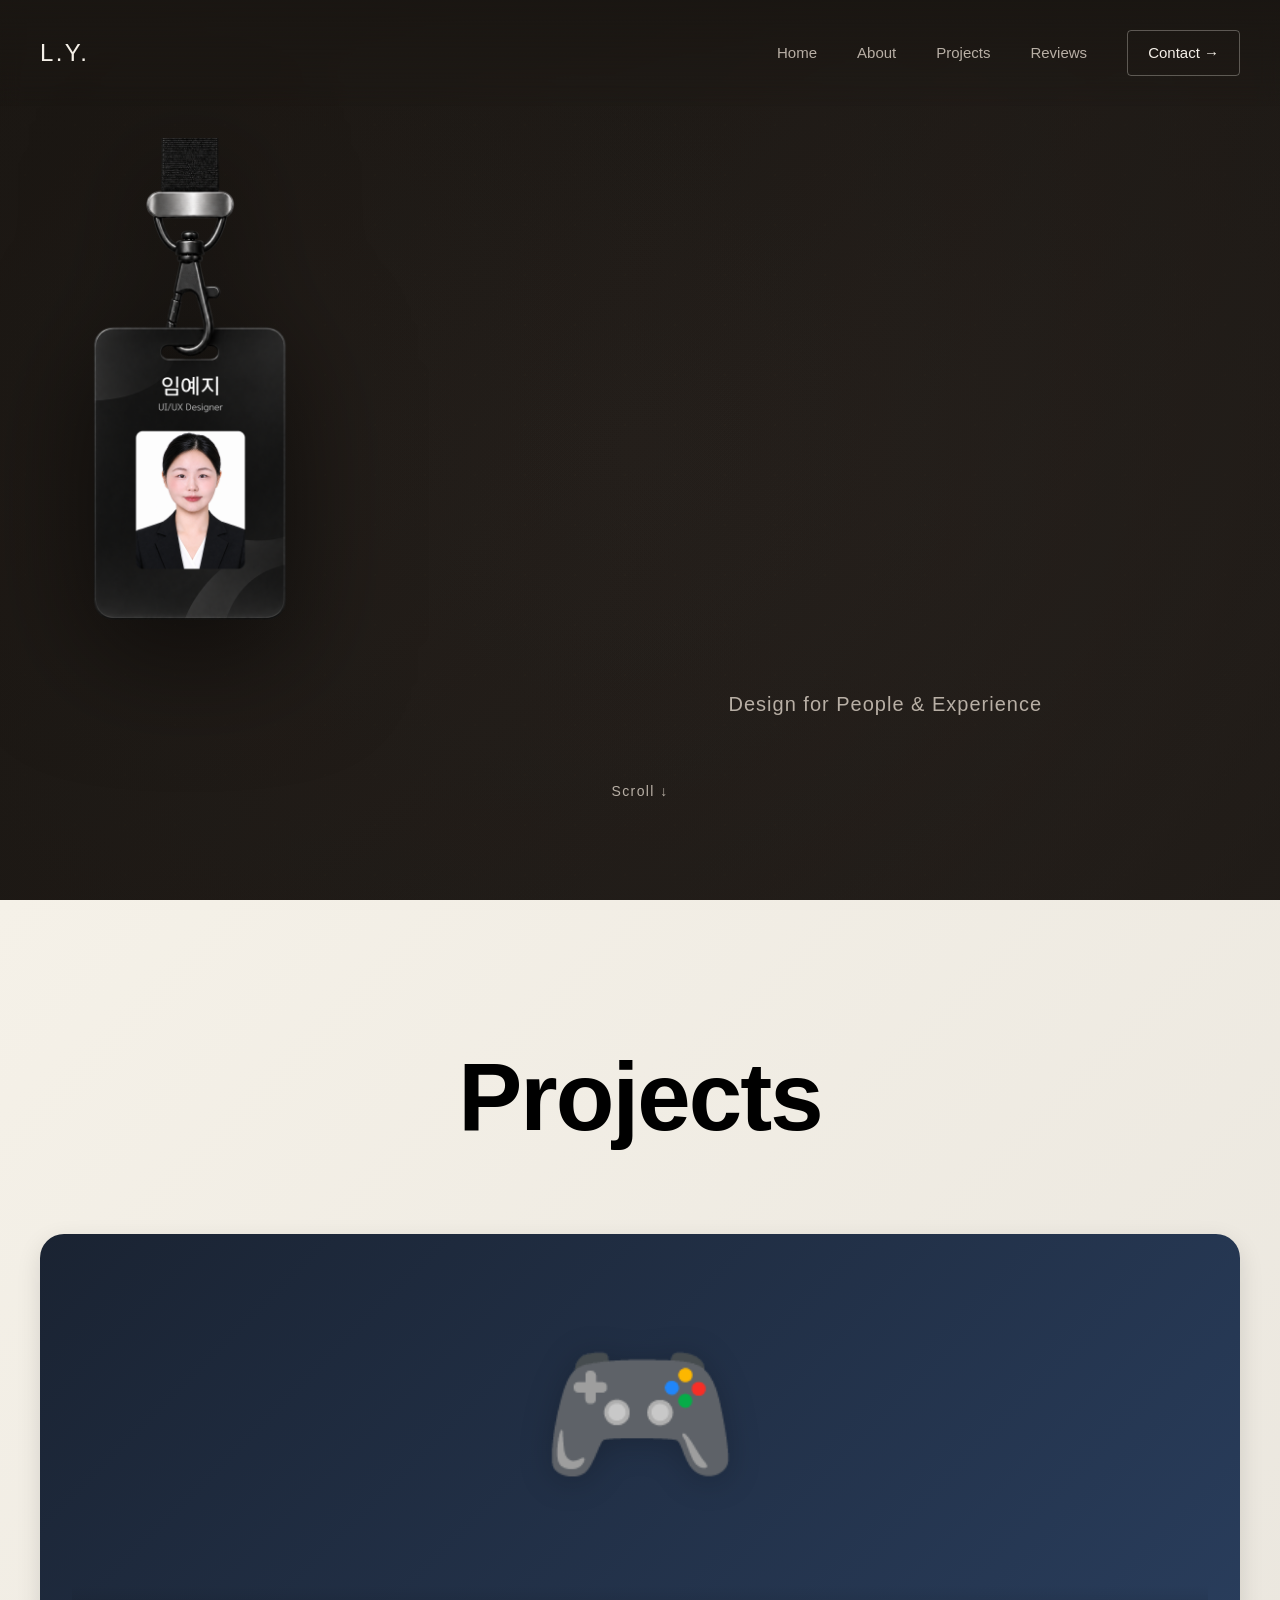
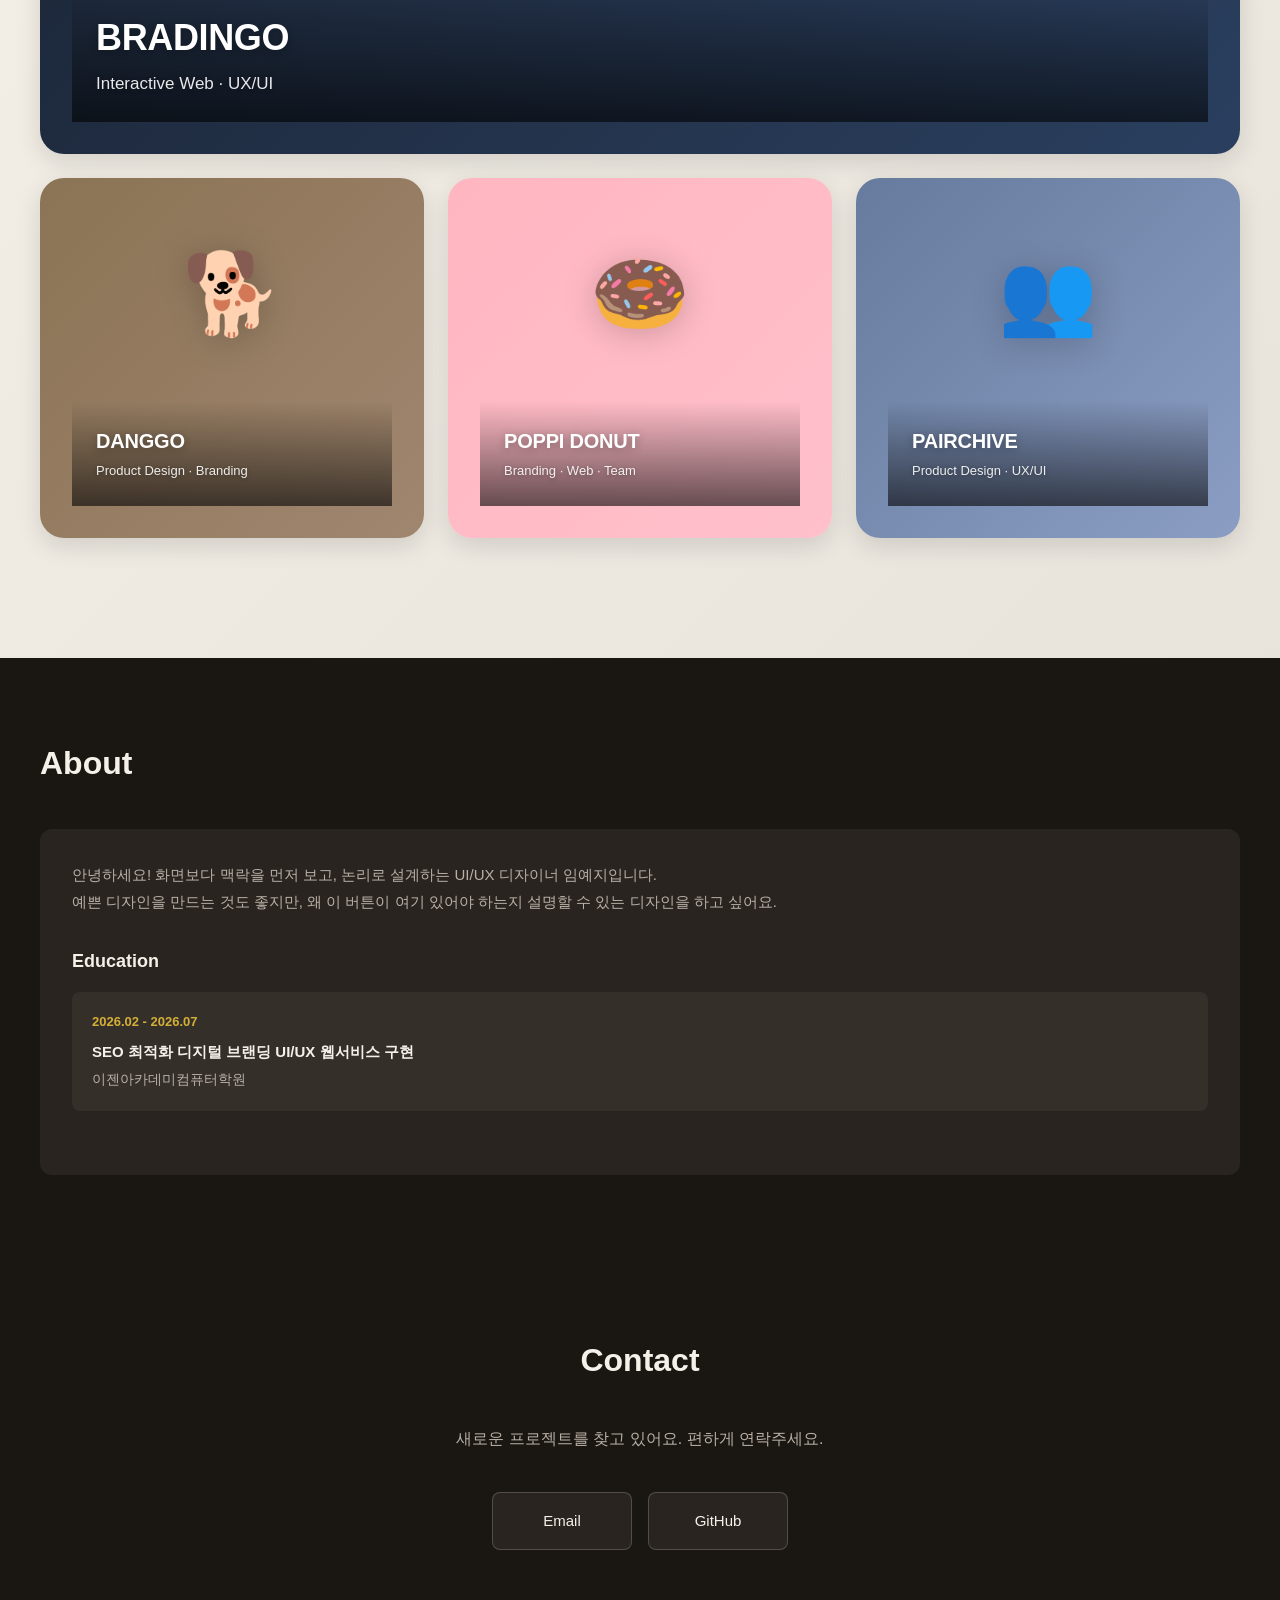
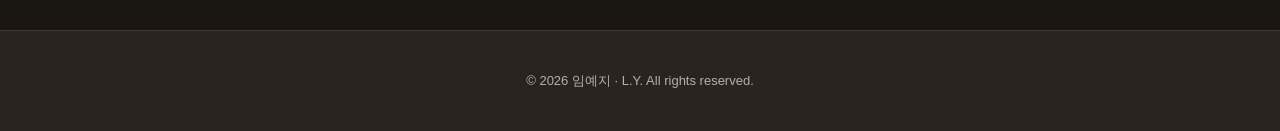
<file: index.html>
<!DOCTYPE html>
<html lang="ko">
<head>
  <meta charset="UTF-8">
  <meta name="viewport" content="width=device-width, initial-scale=1.0, maximum-scale=1.0, user-scalable=no, viewport-fit=cover">
  <meta name="apple-mobile-web-app-capable" content="yes">
  <meta name="apple-mobile-web-app-status-bar-style" content="black-translucent">
  <title>임예지 · UI/UX Designer Portfolio</title>
  <link rel="stylesheet" href="./styles.css">
</head>
<body>
  
  <!-- Navigation -->
  <nav class="main-nav">
    <a href="#" class="logo">
      <span class="logo-text">L.Y.</span>
      <!-- SVG logo will be added here later -->
    </a>
    
    <!-- Desktop Menu -->
    <div class="desktop-menu">
      <a href="#" class="nav-link">Home</a>
      <a href="#about" class="nav-link">About</a>
      <a href="#works" class="nav-link">Projects</a>
      <a href="#reviews" class="nav-link">Reviews</a>
      <a href="#contact" class="nav-link-arrow">Contact →</a>
    </div>
    
    <!-- Mobile Hamburger / Close Icon -->
    <button class="hamburger" id="hamburger" aria-label="Menu">
      <svg class="hamburger-icon" width="24" height="24" viewBox="0 0 24 24" fill="none">
        <path d="M4 6h16M4 12h16M4 18h16" stroke="currentColor" stroke-width="2" stroke-linecap="round"/>
      </svg>
      <svg class="close-icon" width="24" height="24" viewBox="0 0 24 24" fill="none">
        <path d="M6 6l12 12M18 6L6 18" stroke="currentColor" stroke-width="2" stroke-linecap="round"/>
      </svg>
    </button>
  </nav>

  <!-- Mobile Menu Overlay -->
  <div class="mobile-menu" id="mobileMenu">
    <a href="#" class="mobile-nav-link">Home</a>
    <a href="#about" class="mobile-nav-link">About</a>
    <a href="#works" class="mobile-nav-link">Projects</a>
    <a href="#reviews" class="mobile-nav-link">Reviews</a>
    <a href="#contact" class="mobile-nav-link">Contact</a>
  </div>

  <!-- Hero Section -->
  <section class="hero-section">
    <!-- Background Overlay -->
    <div class="hero-overlay"></div>
    
    <!-- Content -->
    <div class="hero-content">
      <!-- ID Card Image Only -->
      <img src="./images/사원증.png" alt="임예지 ID Card" class="id-card-image">
      
      <!-- Tagline -->
      <div class="hero-tagline">
        <p class="tagline-mobile">Design for<br>People & Experience</p>
        <p class="tagline-desktop">Design for People & Experience</p>
      </div>
      
      <!-- Scroll Indicator -->
      <div class="scroll-indicator">Scroll ↓</div>
    </div>
  </section>

  <!-- Works Section -->
  <section id="works" class="section section-works">
    <div class="container">
      <h2 class="projects-title">Projects</h2>
      
      <!-- Featured Project Banner (initially hidden) -->
      <div class="featured-banner" id="featuredBanner">
        <button class="close-banner" id="closeBanner">✕</button>
        <div class="featured-visual"></div>
        <div class="featured-info">
          <h3 class="featured-name"></h3>
          <p class="featured-category"></p>
          <div class="featured-actions">
            <a href="#" class="action-btn btn-primary" id="liveBtn">Live Site →</a>
            <a href="#" class="action-btn btn-secondary" id="caseStudyBtn">Case Study →</a>
          </div>
        </div>
      </div>
      
      <!-- Project Grid -->
      <div class="work-grid">
        <!-- Work Item: BRADINGO -->
        <div class="work-card work-card-large" data-project="bradingo" data-live="" data-casestudy="./work/bradingo.html" data-gradient="linear-gradient(135deg, #1a2332, #2a3f5f)">
          <div class="work-visual" style="background: linear-gradient(135deg, #1a2332, #2a3f5f);">
            <span class="work-icon">🎮</span>
            <div class="work-info-overlay">
              <h3 class="work-name">BRADINGO</h3>
              <p class="work-category">Interactive Web · UX/UI</p>
            </div>
          </div>
        </div>

        <!-- Work Item: DANGGO -->
        <div class="work-card work-card-small" data-project="danggo" data-live="" data-casestudy="./work/danggo.html" data-gradient="linear-gradient(135deg, #8B7355, #A0866F)">
          <div class="work-visual" style="background: linear-gradient(135deg, #8B7355, #A0866F);">
            <span class="work-icon">🐕</span>
            <div class="work-info-overlay">
              <h3 class="work-name">DANGGO</h3>
              <p class="work-category">Product Design · Branding</p>
            </div>
          </div>
        </div>

        <!-- Work Item: POPPI DONUT -->
        <div class="work-card work-card-small" data-project="poppi" data-live="" data-casestudy="./work/poppi.html" data-gradient="linear-gradient(135deg, #FFB6C1, #FFC0CB)">
          <div class="work-visual" style="background: linear-gradient(135deg, #FFB6C1, #FFC0CB);">
            <span class="work-icon">🍩</span>
            <div class="work-info-overlay">
              <h3 class="work-name">POPPI DONUT</h3>
              <p class="work-category">Branding · Web · Team</p>
            </div>
          </div>
        </div>

        <!-- Work Item: PAIRCHIVE -->
        <div class="work-card work-card-small" data-project="pairchive" data-live="" data-casestudy="./work/pairchive.html" data-gradient="linear-gradient(135deg, #667B9E, #8B9DC3)">
          <div class="work-visual" style="background: linear-gradient(135deg, #667B9E, #8B9DC3);">
            <span class="work-icon">👥</span>
            <div class="work-info-overlay">
              <h3 class="work-name">PAIRCHIVE</h3>
              <p class="work-category">Product Design · UX/UI</p>
            </div>
          </div>
        </div>
      </div>
    </div>
  </section>

  <!-- About Section -->
  <section id="about" class="section">
    <div class="container">
      <h2 class="section-title">About</h2>
      
      <div class="about-card">
        <div class="about-intro">
          <p>안녕하세요! 화면보다 맥락을 먼저 보고, 논리로 설계하는 UI/UX 디자이너 임예지입니다.</p>
          <p>예쁜 디자인을 만드는 것도 좋지만, 왜 이 버튼이 여기 있어야 하는지 설명할 수 있는 디자인을 하고 싶어요.</p>
        </div>

        <div class="info-section">
          <h3 class="info-title">Education</h3>
          <div class="info-item">
            <span class="info-period">2026.02 - 2026.07</span>
            <div class="info-details">
              <h4>SEO 최적화 디지털 브랜딩 UI/UX 웹서비스 구현</h4>
              <p>이젠아카데미컴퓨터학원</p>
            </div>
          </div>
        </div>
      </div>
    </div>
  </section>

  <!-- Contact Section -->
  <section id="contact" class="section section-contact">
    <div class="container">
      <h2 class="section-title">Contact</h2>
      <p class="contact-message">새로운 프로젝트를 찾고 있어요. 편하게 연락주세요.</p>
      
      <div class="contact-buttons">
        <a href="mailto:image4362@gmail.com" class="contact-btn">Email</a>
        <a href="https://github.com/Yazii4362" target="_blank" class="contact-btn">GitHub</a>
      </div>
    </div>
  </section>

  <!-- Footer -->
  <footer class="footer">
    <p>© 2026 임예지 · L.Y. All rights reserved.</p>
  </footer>

  <script>
    // Mobile Menu Toggle
    const hamburger = document.getElementById('hamburger');
    const mobileMenu = document.getElementById('mobileMenu');
    
    hamburger.addEventListener('click', () => {
      hamburger.classList.toggle('active');
      mobileMenu.classList.toggle('active');
      document.body.style.overflow = mobileMenu.classList.contains('active') ? 'hidden' : '';
    });
    
    // Close menu when clicking on a link
    document.querySelectorAll('.mobile-nav-link').forEach(link => {
      link.addEventListener('click', () => {
        hamburger.classList.remove('active');
        mobileMenu.classList.remove('active');
        document.body.style.overflow = '';
      });
    });

    // Project Banner Interaction
    const workCards = document.querySelectorAll('.work-card');
    const featuredBanner = document.getElementById('featuredBanner');
    const closeBanner = document.getElementById('closeBanner');
    const featuredVisual = featuredBanner.querySelector('.featured-visual');
    const featuredName = featuredBanner.querySelector('.featured-name');
    const featuredCategory = featuredBanner.querySelector('.featured-category');
    const liveBtn = document.getElementById('liveBtn');
    const caseStudyBtn = document.getElementById('caseStudyBtn');

    workCards.forEach(card => {
      card.addEventListener('click', () => {
        const projectName = card.querySelector('.work-name').textContent;
        const projectCategory = card.querySelector('.work-category').textContent;
        const projectIcon = card.querySelector('.work-icon').textContent;
        const projectGradient = card.dataset.gradient;
        const liveUrl = card.dataset.live;
        const caseStudyUrl = card.dataset.casestudy;

        // Update banner content
        featuredVisual.style.background = projectGradient;
        featuredVisual.innerHTML = `<span class="featured-icon">${projectIcon}</span>`;
        featuredName.textContent = projectName;
        featuredCategory.textContent = projectCategory;

        // Update button links
        if (liveUrl) {
          liveBtn.href = liveUrl;
          liveBtn.style.display = 'inline-block';
        } else {
          liveBtn.style.display = 'none';
        }
        
        if (caseStudyUrl) {
          caseStudyBtn.href = caseStudyUrl;
          caseStudyBtn.style.display = 'inline-block';
        } else {
          caseStudyBtn.style.display = 'none';
        }

        // Show banner with animation
        featuredBanner.classList.add('active');
        
        // Smooth scroll to banner
        setTimeout(() => {
          featuredBanner.scrollIntoView({ behavior: 'smooth', block: 'nearest' });
        }, 100);
      });
    });

    // Close banner
    closeBanner.addEventListener('click', () => {
      featuredBanner.classList.remove('active');
    });

    // Close on outside click
    featuredBanner.addEventListener('click', (e) => {
      if (e.target === featuredBanner) {
        featuredBanner.classList.remove('active');
      }
    });
  </script>

</body>
</html>
</file>
<file: styles.css>
/* ===========================================
   Portfolio - Dark Theme Design
   Reference: ID Card with Portfolio Script
=========================================== */

* {
  margin: 0;
  padding: 0;
  box-sizing: border-box;
}

:root {
  --primary-bg: #1a1612;
  --secondary-bg: #2a2420;
  --text-primary: #f5f0e8;
  --text-secondary: #b8afa5;
  --accent-gold: #d4af37;
  --shadow-deep: rgba(0, 0, 0, 0.6);
}

html {
  scroll-behavior: smooth;
  -webkit-font-smoothing: antialiased;
}

body {
  font-family: -apple-system, BlinkMacSystemFont, "SF Pro Display", "Helvetica Neue", Arial, sans-serif;
  background: var(--primary-bg);
  color: var(--text-primary);
  line-height: 1.6;
  overflow-x: hidden;
}

/* ===========================================
   Navigation
=========================================== */

.main-nav {
  position: fixed;
  top: 0;
  left: 0;
  right: 0;
  z-index: 1000;
  display: flex;
  justify-content: space-between;
  align-items: center;
  padding: 30px 40px;
  background: linear-gradient(180deg, rgba(26, 22, 18, 0.95) 0%, rgba(26, 22, 18, 0) 100%);
  backdrop-filter: blur(10px);
}

.logo {
  font-size: 24px;
  font-weight: 300;
  color: var(--text-primary);
  text-decoration: none;
  letter-spacing: 0.1em;
  display: flex;
  align-items: center;
}

.logo-text {
  display: block;
}

/* When SVG is added, hide text */
.logo img,
.logo svg {
  height: 32px;
  width: auto;
}

.logo:has(img) .logo-text,
.logo:has(svg) .logo-text {
  display: none;
}

.desktop-menu {
  display: none;
  gap: 40px;
  align-items: center;
}

.nav-link {
  color: var(--text-secondary);
  text-decoration: none;
  font-size: 15px;
  font-weight: 400;
  transition: color 0.3s ease;
  position: relative;
}

.nav-link::after {
  content: '';
  position: absolute;
  bottom: -4px;
  left: 0;
  width: 0;
  height: 1px;
  background: var(--text-primary);
  transition: width 0.3s ease;
}

.nav-link:hover {
  color: var(--text-primary);
}

.nav-link:hover::after {
  width: 100%;
}

.nav-link-arrow {
  color: var(--text-primary);
  text-decoration: none;
  font-size: 15px;
  font-weight: 500;
  padding: 10px 20px;
  border: 1px solid rgba(245, 240, 232, 0.3);
  border-radius: 4px;
  transition: all 0.3s ease;
}

.nav-link-arrow:hover {
  background: rgba(245, 240, 232, 0.1);
  border-color: var(--text-primary);
}

/* Hamburger / Close Toggle */
.hamburger {
  display: flex;
  background: none;
  border: none;
  cursor: pointer;
  padding: 5px;
  z-index: 1001;
  position: relative;
  width: 32px;
  height: 32px;
  align-items: center;
  justify-content: center;
}

.hamburger-icon,
.close-icon {
  position: absolute;
  color: var(--text-primary);
  transition: all 0.3s ease;
}

.hamburger-icon {
  opacity: 1;
  transform: rotate(0deg);
}

.close-icon {
  opacity: 0;
  transform: rotate(90deg);
}

.hamburger.active .hamburger-icon {
  opacity: 0;
  transform: rotate(-90deg);
}

.hamburger.active .close-icon {
  opacity: 1;
  transform: rotate(0deg);
}

/* Mobile Menu Overlay */
.mobile-menu {
  position: fixed;
  top: 0;
  left: 0;
  right: 0;
  bottom: 0;
  background: rgba(26, 22, 18, 0.98);
  backdrop-filter: blur(20px);
  z-index: 999;
  display: flex;
  flex-direction: column;
  align-items: center;
  justify-content: center;
  gap: 30px;
  opacity: 0;
  pointer-events: none;
  transition: opacity 0.4s ease;
}

.mobile-menu.active {
  opacity: 1;
  pointer-events: all;
}

.mobile-nav-link {
  color: var(--text-primary);
  text-decoration: none;
  font-size: 28px;
  font-weight: 300;
  transition: all 0.3s ease;
}

.mobile-nav-link:hover {
  color: var(--accent-gold);
  transform: translateX(10px);
}

/* ===========================================
   Hero Section
=========================================== */

.hero-section {
  min-height: 100vh;
  display: flex;
  align-items: center;
  justify-content: center;
  position: relative;
  padding: 120px 20px 80px;
  background: 
    radial-gradient(circle at 20% 50%, rgba(42, 36, 32, 0.4), transparent 50%),
    radial-gradient(circle at 80% 50%, rgba(42, 36, 32, 0.4), transparent 50%),
    linear-gradient(135deg, #1a1612 0%, #2a2420 100%);
  overflow: hidden;
}

.hero-section::before {
  content: '';
  position: absolute;
  top: 0;
  left: 0;
  right: 0;
  bottom: 0;
  background-image: 
    radial-gradient(circle, rgba(212, 175, 55, 0.03) 1px, transparent 1px);
  background-size: 50px 50px;
  opacity: 0.5;
  pointer-events: none;
}

.hero-overlay {
  position: absolute;
  top: 0;
  left: 0;
  right: 0;
  bottom: 0;
  background: radial-gradient(circle at center, transparent 0%, rgba(26, 22, 18, 0.6) 100%);
  pointer-events: none;
}

.hero-content {
  position: relative;
  z-index: 1;
  display: flex;
  flex-direction: column;
  align-items: center;
  width: 100%;
  max-width: 1400px;
  margin: 0 auto;
  gap: 50px;
}

/* ID Card Image - Direct from GNB */
.id-card-image {
  width: 100%;
  max-width: 340px;
  height: auto;
  display: block;
  filter: drop-shadow(0 30px 60px rgba(0, 0, 0, 0.6));
  border-radius: 20px;
}

/* Tagline */
.hero-tagline {
  text-align: center;
  margin-bottom: 40px;
}

.tagline-mobile {
  display: block;
  font-size: 18px;
  font-weight: 300;
  color: var(--text-secondary);
  line-height: 1.6;
  letter-spacing: 0.05em;
}

.tagline-desktop {
  display: none;
}

/* Scroll Indicator */
.scroll-indicator {
  font-size: 14px;
  color: var(--text-secondary);
  letter-spacing: 0.1em;
  animation: bounce 2s ease-in-out infinite;
}

@keyframes bounce {
  0%, 100% {
    transform: translateY(0);
  }
  50% {
    transform: translateY(10px);
  }
}

/* ===========================================
   Sections
=========================================== */

.section {
  padding: 80px 20px;
  background: var(--primary-bg);
}

.container {
  max-width: 1200px;
  margin: 0 auto;
}

.section-title {
  font-size: 32px;
  font-weight: 600;
  margin-bottom: 40px;
  color: var(--text-primary);
}

/* ===========================================
   Works Section - Interactive Banner Layout
=========================================== */

.section-works {
  background: linear-gradient(135deg, #f5f1e8 0%, #e8e4dc 100%);
  padding: 80px 20px;
}

.projects-title {
  font-size: clamp(48px, 10vw, 96px);
  font-weight: 800;
  color: #000;
  margin: 0 0 60px 0;
  text-align: center;
  letter-spacing: -0.02em;
}

/* Featured Banner */
.featured-banner {
  width: 100%;
  max-height: 0;
  overflow: hidden;
  margin-bottom: 0;
  opacity: 0;
  transition: all 0.5s cubic-bezier(0.4, 0, 0.2, 1);
  position: relative;
}

.featured-banner.active {
  max-height: 600px;
  margin-bottom: 48px;
  opacity: 1;
}

.featured-visual {
  width: 100%;
  height: 320px;
  border-radius: 24px;
  display: flex;
  align-items: center;
  justify-content: center;
  position: relative;
  margin-bottom: 24px;
  box-shadow: 0 20px 60px rgba(0, 0, 0, 0.2);
}

.featured-icon {
  font-size: 120px;
  filter: drop-shadow(0 8px 24px rgba(0, 0, 0, 0.3));
}

.close-banner {
  position: absolute;
  top: 16px;
  right: 16px;
  width: 40px;
  height: 40px;
  border-radius: 50%;
  background: rgba(255, 255, 255, 0.95);
  border: none;
  font-size: 20px;
  cursor: pointer;
  display: flex;
  align-items: center;
  justify-content: center;
  z-index: 10;
  transition: all 0.3s ease;
  color: #2a2420;
  font-weight: 300;
}

.close-banner:hover {
  background: #fff;
  transform: scale(1.1);
}

.featured-info {
  text-align: center;
}

.featured-name {
  font-size: 36px;
  font-weight: 700;
  color: #2a2420;
  margin: 0 0 8px 0;
  letter-spacing: -0.02em;
}

.featured-category {
  font-size: 16px;
  color: #666;
  margin: 0 0 24px 0;
}

.featured-actions {
  display: flex;
  gap: 12px;
  justify-content: center;
  flex-wrap: wrap;
}

.action-btn {
  padding: 14px 32px;
  border-radius: 12px;
  text-decoration: none;
  font-size: 15px;
  font-weight: 600;
  transition: all 0.3s ease;
  display: inline-flex;
  align-items: center;
  gap: 8px;
}

.btn-primary {
  background: #2a2420;
  color: #fff;
}

.btn-primary:hover {
  background: #1a1612;
  transform: translateY(-2px);
  box-shadow: 0 8px 20px rgba(0, 0, 0, 0.2);
}

.btn-secondary {
  background: #fff;
  color: #2a2420;
  border: 2px solid #2a2420;
}

.btn-secondary:hover {
  background: #2a2420;
  color: #fff;
  transform: translateY(-2px);
}

/* Work Grid - 1 Column Layout */
.work-grid {
  display: grid;
  grid-template-columns: 1fr;
  gap: 20px;
  max-width: 1200px;
  margin: 0 auto;
}

/* Work Card Base */
.work-card {
  cursor: pointer;
  border-radius: 24px;
  overflow: hidden;
  box-shadow: 0 8px 24px rgba(0, 0, 0, 0.12);
  transition: all 0.3s cubic-bezier(0.4, 0, 0.2, 1);
}

.work-card:hover {
  transform: translateY(-8px);
  box-shadow: 0 16px 48px rgba(0, 0, 0, 0.2);
}

/* Visual Area with Overlay */
.work-visual {
  width: 100%;
  height: 100%;
  display: flex;
  flex-direction: column;
  align-items: center;
  justify-content: center;
  position: relative;
  padding: 32px;
}

.work-icon {
  font-size: 80px;
  margin-bottom: auto;
  margin-top: 20px;
  transition: transform 0.3s ease;
  filter: drop-shadow(0 4px 16px rgba(0, 0, 0, 0.2));
  z-index: 1;
}

.work-card:hover .work-icon {
  transform: scale(1.1);
}

/* Info Overlay at Bottom */
.work-info-overlay {
  width: 100%;
  padding: 24px;
  background: linear-gradient(to top, rgba(0, 0, 0, 0.6), transparent);
  position: relative;
  margin-top: auto;
}

.work-name {
  font-size: 20px;
  font-weight: 700;
  color: #fff;
  margin: 0 0 4px 0;
  letter-spacing: -0.01em;
  text-shadow: 0 2px 8px rgba(0, 0, 0, 0.3);
}

.work-category {
  font-size: 13px;
  color: rgba(255, 255, 255, 0.9);
  margin: 0;
  font-weight: 400;
  text-shadow: 0 1px 4px rgba(0, 0, 0, 0.3);
}

/* Large Card Sizing */
.work-card-large {
  grid-column: 1 / -1;
}

.work-card-large .work-visual {
  height: 400px;
}

.work-card-large .work-icon {
  font-size: 120px;
}

.work-card-large .work-name {
  font-size: 32px;
}

.work-card-large .work-category {
  font-size: 16px;
}

/* Small Card Sizing */
.work-card-small .work-visual {
  height: 280px;
}

/* Tablet: 3 columns for small cards */
@media (min-width: 640px) {
  .work-grid {
    grid-template-columns: repeat(3, 1fr);
    gap: 20px;
  }
  
  .work-card-large {
    grid-column: 1 / -1;
  }
  
  .work-card-large .work-visual {
    height: 480px;
  }
  
  .work-card-large .work-icon {
    font-size: 140px;
  }
  
  .work-card-small .work-visual {
    height: 320px;
  }
  
  .work-card-small .work-icon {
    font-size: 70px;
  }
  
  .work-card-small .work-name {
    font-size: 18px;
  }
  
  .work-card-small .work-category {
    font-size: 12px;
  }
  
  .featured-visual {
    height: 400px;
  }
  
  .featured-icon {
    font-size: 160px;
  }
}

/* Desktop: Maintain 3 columns */
@media (min-width: 1024px) {
  .section-works {
    padding: 120px 40px;
  }
  
  .work-grid {
    gap: 24px;
  }
  
  .work-card-large .work-visual {
    height: 520px;
  }
  
  .work-card-large .work-icon {
    font-size: 160px;
  }
  
  .work-card-large .work-name {
    font-size: 36px;
  }
  
  .work-card-large .work-category {
    font-size: 17px;
  }
  
  .work-card-small .work-visual {
    height: 360px;
  }
  
  .work-card-small .work-icon {
    font-size: 80px;
  }
  
  .work-card-small .work-name {
    font-size: 20px;
  }
  
  .work-card-small .work-category {
    font-size: 13px;
  }
  
  .featured-visual {
    height: 480px;
  }
  
  .featured-icon {
    font-size: 200px;
  }
  
  .featured-name {
    font-size: 48px;
  }
  
  .featured-category {
    font-size: 18px;
  }
}

/* About Card */
.about-card {
  background: var(--secondary-bg);
  border-radius: 12px;
  padding: 32px;
}

.about-intro {
  font-size: 15px;
  line-height: 1.8;
  color: var(--text-secondary);
  margin-bottom: 32px;
}

.info-section {
  margin-bottom: 32px;
}

.info-title {
  font-size: 18px;
  font-weight: 600;
  margin-bottom: 16px;
}

.info-item {
  background: rgba(245, 240, 232, 0.05);
  padding: 20px;
  border-radius: 8px;
}

.info-period {
  font-size: 13px;
  color: var(--accent-gold);
  font-weight: 600;
  display: block;
  margin-bottom: 8px;
}

.info-details h4 {
  font-size: 15px;
  margin-bottom: 4px;
}

.info-details p {
  font-size: 14px;
  color: var(--text-secondary);
}

/* Contact Section */
.section-contact {
  text-align: center;
}

.contact-message {
  font-size: 16px;
  color: var(--text-secondary);
  margin-bottom: 40px;
  line-height: 1.6;
}

.contact-buttons {
  display: flex;
  gap: 16px;
  justify-content: center;
  flex-wrap: wrap;
}

.contact-btn {
  display: inline-block;
  padding: 16px 40px;
  background: var(--secondary-bg);
  color: var(--text-primary);
  text-decoration: none;
  border-radius: 8px;
  font-size: 15px;
  font-weight: 500;
  border: 1px solid rgba(245, 240, 232, 0.2);
  transition: all 0.3s ease;
  min-width: 140px;
}

.contact-btn:hover {
  background: rgba(245, 240, 232, 0.1);
  border-color: var(--text-primary);
  transform: translateY(-2px);
}

/* Footer */
.footer {
  padding: 40px 20px;
  text-align: center;
  background: var(--secondary-bg);
  border-top: 1px solid rgba(245, 240, 232, 0.1);
}

.footer p {
  font-size: 13px;
  color: var(--text-secondary);
}

/* ===========================================
   Case Study Page Design
=========================================== */

.case-page {
  background: #fafaf9;
  color: #1a1a1a;
  min-height: 100vh;
}

/* Top Navigation Bar */
.case-bar {
  position: sticky;
  top: 0;
  z-index: 100;
  display: flex;
  justify-content: space-between;
  align-items: center;
  padding: 20px 24px;
  background: rgba(250, 250, 249, 0.95);
  backdrop-filter: blur(12px);
  border-bottom: 1px solid rgba(0, 0, 0, 0.06);
}

.case-back {
  font-size: 15px;
  font-weight: 500;
  color: #666;
  text-decoration: none;
  transition: color 0.2s ease;
}

.case-back:hover {
  color: #1a1a1a;
}

.case-brand {
  font-size: 15px;
  font-weight: 600;
  color: #1a1a1a;
  text-decoration: none;
  letter-spacing: -0.01em;
}

/* Page Container */
.case-page-inner {
  max-width: 1200px;
  margin: 0 auto;
  padding: 60px 24px 80px;
}

/* Overview Section */
.case-overview {
  display: grid;
  grid-template-columns: 1fr;
  gap: 48px;
  margin-bottom: 80px;
}

.case-section-label {
  font-size: 13px;
  font-weight: 600;
  color: #999;
  letter-spacing: 0.05em;
  text-transform: uppercase;
  margin-bottom: 24px;
}

.case-overview-title h1 {
  font-size: clamp(48px, 8vw, 72px);
  font-weight: 800;
  color: #1a1a1a;
  margin: 0 0 16px 0;
  letter-spacing: -0.03em;
  line-height: 1.1;
}

.case-subtitle {
  font-size: 18px;
  line-height: 1.6;
  color: #555;
  margin: 0 0 32px 0;
}

/* Meta Table */
.case-meta-table {
  display: grid;
  gap: 16px;
  margin: 32px 0;
  padding: 24px;
  background: #fff;
  border-radius: 12px;
  border: 1px solid rgba(0, 0, 0, 0.06);
}

.case-meta-row {
  display: grid;
  grid-template-columns: 100px 1fr;
  gap: 16px;
  padding-bottom: 16px;
  border-bottom: 1px solid rgba(0, 0, 0, 0.04);
}

.case-meta-row:last-child {
  border-bottom: none;
  padding-bottom: 0;
}

.case-meta-row dt {
  font-size: 13px;
  font-weight: 600;
  color: #999;
  letter-spacing: 0.03em;
}

.case-meta-row dd {
  font-size: 15px;
  color: #333;
  margin: 0;
  line-height: 1.5;
}

/* Action Links */
.case-overview-actions {
  display: flex;
  gap: 12px;
  flex-wrap: wrap;
}

.case-link {
  display: inline-flex;
  align-items: center;
  gap: 6px;
  padding: 12px 24px;
  background: #1a1a1a;
  color: #fff;
  text-decoration: none;
  border-radius: 8px;
  font-size: 14px;
  font-weight: 600;
  transition: all 0.2s ease;
}

.case-link:hover {
  background: #000;
  transform: translateY(-2px);
  box-shadow: 0 4px 12px rgba(0, 0, 0, 0.15);
}

/* Hero Image */
.case-overview-right {
  width: 100%;
}

.case-hero-img {
  width: 100%;
  height: auto;
  border-radius: 16px;
  box-shadow: 0 8px 32px rgba(0, 0, 0, 0.1);
}

.case-hero-placeholder {
  width: 100%;
  aspect-ratio: 16/10;
  background: linear-gradient(135deg, #8B7355, #A0866F);
  border-radius: 16px;
  display: flex;
  align-items: center;
  justify-content: center;
  font-size: 80px;
  box-shadow: 0 8px 32px rgba(0, 0, 0, 0.1);
}

/* Body Content */
.case-body {
  max-width: 900px;
  margin: 0 auto;
}

/* Section */
.case-section {
  margin-bottom: 80px;
}

.case-section-header {
  margin-bottom: 40px;
}

.case-section-num {
  font-size: 13px;
  font-weight: 600;
  color: #999;
  letter-spacing: 0.05em;
  text-transform: uppercase;
  display: block;
  margin-bottom: 12px;
}

.case-section-header h2 {
  font-size: clamp(28px, 5vw, 36px);
  font-weight: 700;
  color: #1a1a1a;
  line-height: 1.3;
  margin: 0;
  letter-spacing: -0.02em;
}

/* Split Layout */
.case-split {
  display: grid;
  grid-template-columns: 1fr;
  gap: 40px;
  align-items: start;
}

.case-split-text p {
  font-size: 16px;
  line-height: 1.7;
  color: #444;
  margin-bottom: 20px;
}

.case-split-text p:last-child {
  margin-bottom: 0;
}

.case-split-img img {
  width: 100%;
  border-radius: 12px;
}

.case-content-placeholder {
  width: 100%;
  aspect-ratio: 4/3;
  background: linear-gradient(135deg, #e8e4dc, #d4cfc7);
  border-radius: 12px;
  display: flex;
  align-items: center;
  justify-content: center;
  font-size: 60px;
}

/* Prose (Full width text) */
.case-prose p {
  font-size: 16px;
  line-height: 1.7;
  color: #444;
  margin-bottom: 20px;
}

/* Flow Diagram */
.case-flow {
  display: flex;
  gap: 12px;
  flex-wrap: wrap;
  margin-top: 32px;
}

.case-flow span {
  padding: 10px 20px;
  background: #fff;
  border: 1px solid rgba(0, 0, 0, 0.1);
  border-radius: 8px;
  font-size: 14px;
  font-weight: 500;
  color: #333;
  white-space: nowrap;
}

/* Callout Box */
.case-callout {
  padding: 32px;
  background: #fff;
  border-radius: 12px;
  border-left: 4px solid #1a1a1a;
  margin-top: 40px;
}

.case-callout p {
  font-size: 16px;
  line-height: 1.7;
  color: #333;
  margin: 0;
}

/* Full Width Image */
.case-full-img {
  margin: 80px 0;
}

.case-full-image,
.case-full-img img {
  width: 100%;
  border-radius: 12px;
  box-shadow: 0 8px 32px rgba(0, 0, 0, 0.08);
}

.case-content-img {
  width: 100%;
  border-radius: 12px;
}

/* Pagination */
.case-pager {
  display: grid;
  grid-template-columns: 1fr;
  gap: 16px;
  margin-top: 80px;
  padding-top: 60px;
  border-top: 1px solid rgba(0, 0, 0, 0.06);
}

.case-pager a {
  display: block;
  padding: 24px;
  background: #fff;
  border: 1px solid rgba(0, 0, 0, 0.06);
  border-radius: 12px;
  text-decoration: none;
  transition: all 0.2s ease;
}

.case-pager a:hover {
  border-color: #1a1a1a;
  transform: translateY(-2px);
  box-shadow: 0 4px 16px rgba(0, 0, 0, 0.08);
}

.case-pager a span {
  display: block;
  font-size: 13px;
  color: #999;
  margin-bottom: 4px;
}

.case-pager a strong {
  display: block;
  font-size: 18px;
  font-weight: 700;
  color: #1a1a1a;
}

/* Tablet & Desktop */
@media (min-width: 768px) {
  .case-page-inner {
    padding: 80px 40px 120px;
  }
  
  .case-overview {
    grid-template-columns: 1fr 1fr;
    gap: 64px;
  }
  
  .case-split {
    grid-template-columns: 1fr 1fr;
    gap: 64px;
  }
  
  .case-pager {
    grid-template-columns: 1fr 1fr;
    gap: 24px;
  }
  
  .case-hero-placeholder {
    font-size: 120px;
  }
  
  .case-content-placeholder {
    font-size: 80px;
  }
}

@media (min-width: 1024px) {
  .case-overview {
    grid-template-columns: 1.2fr 1fr;
  }
}

/* ===========================================
   Responsive - Tablet & Desktop
=========================================== */

@media (min-width: 768px) {
  .desktop-menu {
    display: flex;
  }
  
  .hamburger {
    display: none;
  }
  
  .hero-year {
    font-size: 48px;
  }
  
  .id-card {
    width: 340px;
    padding: 40px 30px 30px;
  }
  
  .card-name {
    font-size: 36px;
  }
  
  .card-photo {
    width: 180px;
    height: 220px;
  }
  
  .card-title {
    font-size: 15px;
  }
  
  .tagline-mobile {
    display: none;
  }
  
  .tagline-desktop {
    display: block;
    font-size: 20px;
    font-weight: 300;
    color: var(--text-secondary);
    letter-spacing: 0.05em;
  }
  
  .work-list {
    grid-template-columns: repeat(2, 1fr);
    gap: 32px;
  }
}

@media (min-width: 1200px) {
  .hero-content {
    display: grid;
    grid-template-columns: 1fr auto 1fr;
    grid-template-rows: auto auto auto auto;
    gap: 20px;
    align-items: center;
  }
  
  .hero-year {
    grid-column: 2;
    grid-row: 1;
  }
  
  .hero-title {
    grid-column: 1 / -1;
    grid-row: 2;
  }
  
  .id-card-holder {
    grid-column: 2;
    grid-row: 3;
  }
  
  .hero-tagline {
    grid-column: 3;
    grid-row: 3;
    text-align: left;
    justify-self: start;
    margin-left: 40px;
  }
  
  .scroll-indicator {
    grid-column: 2;
    grid-row: 4;
  }
}
</file>
